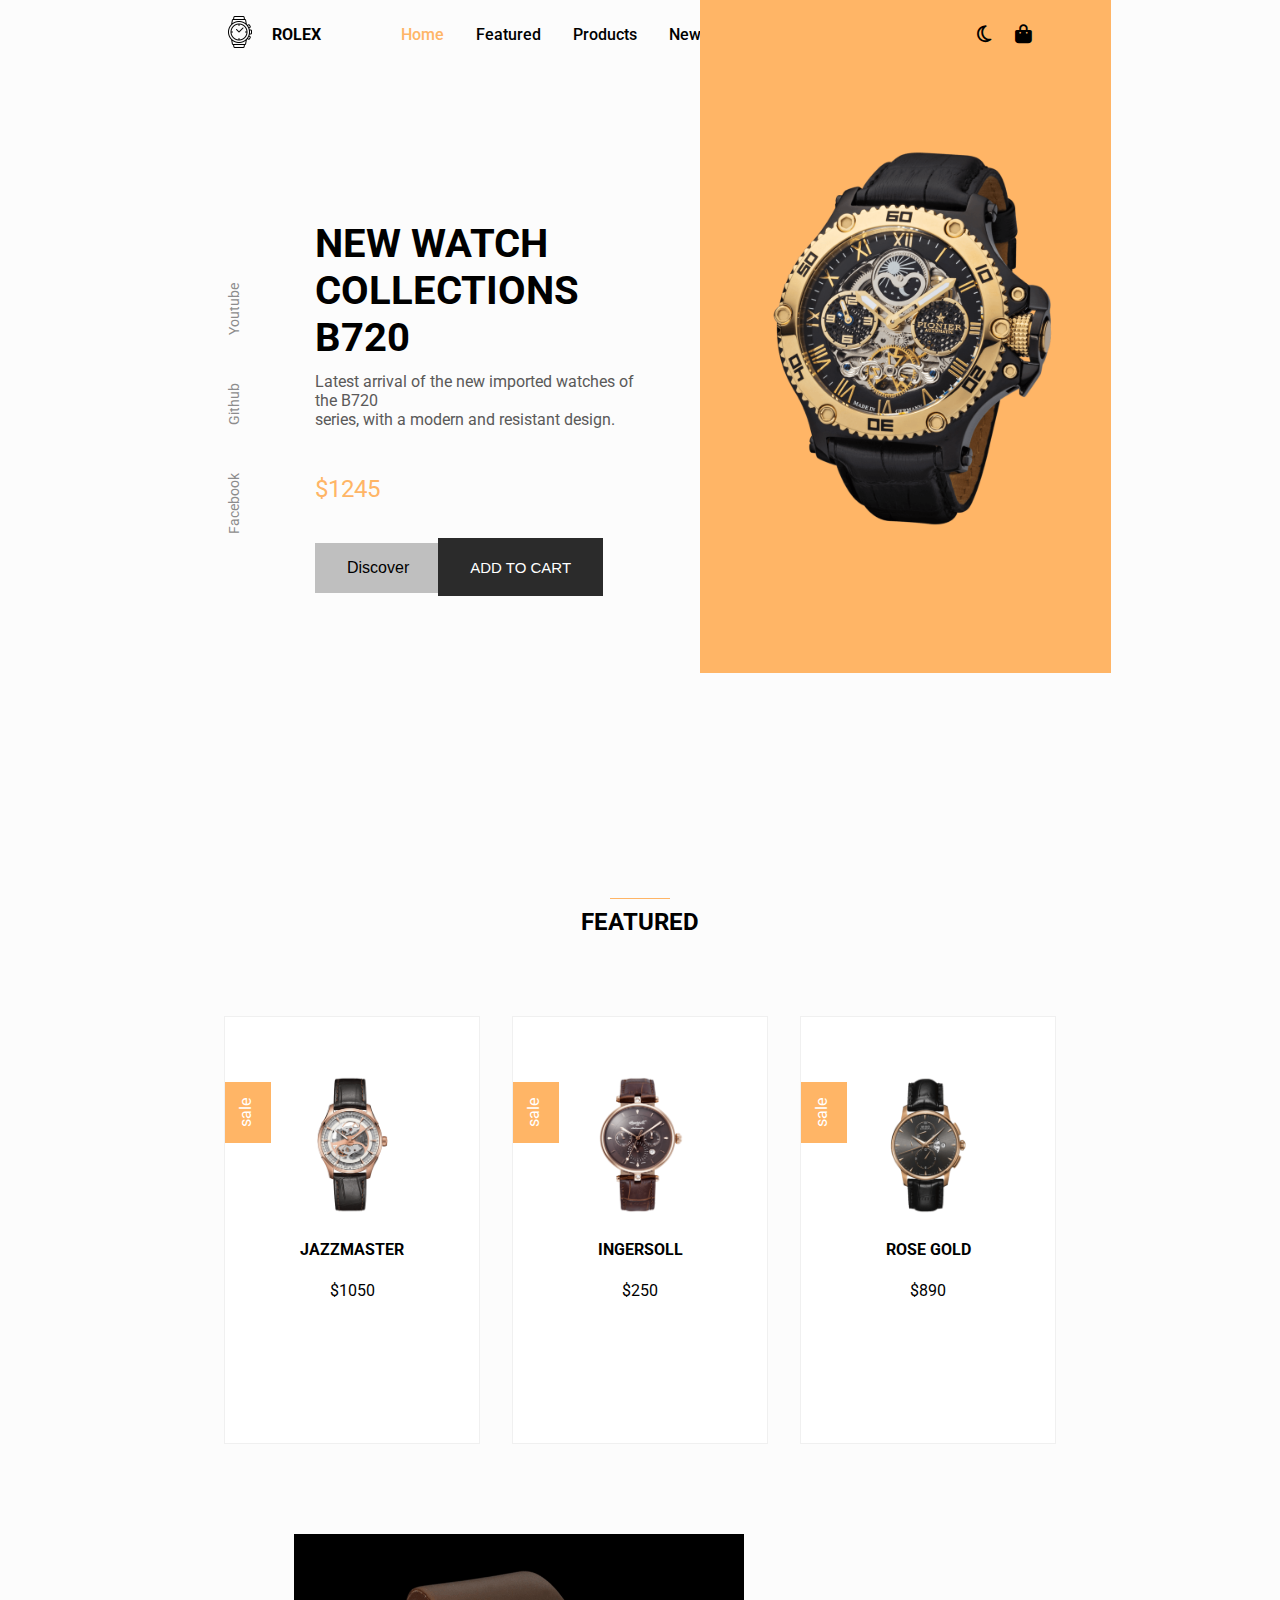
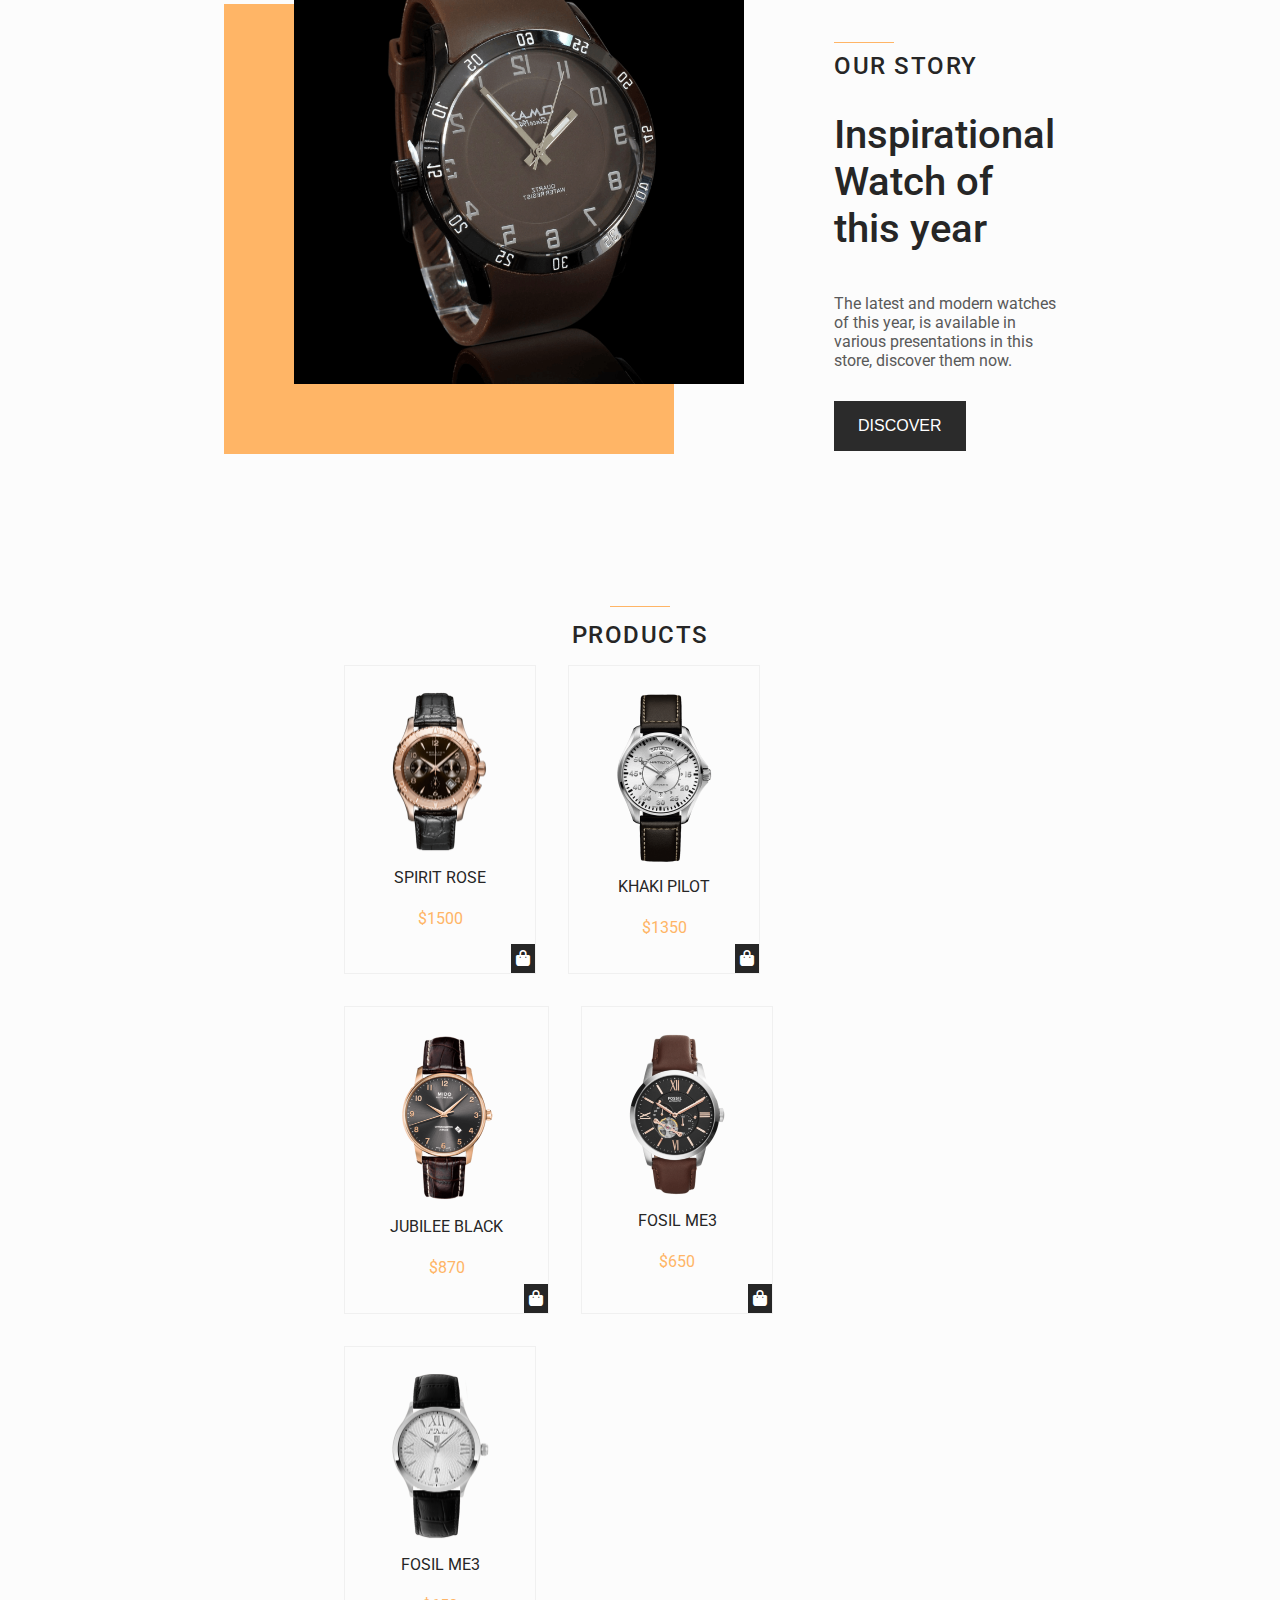
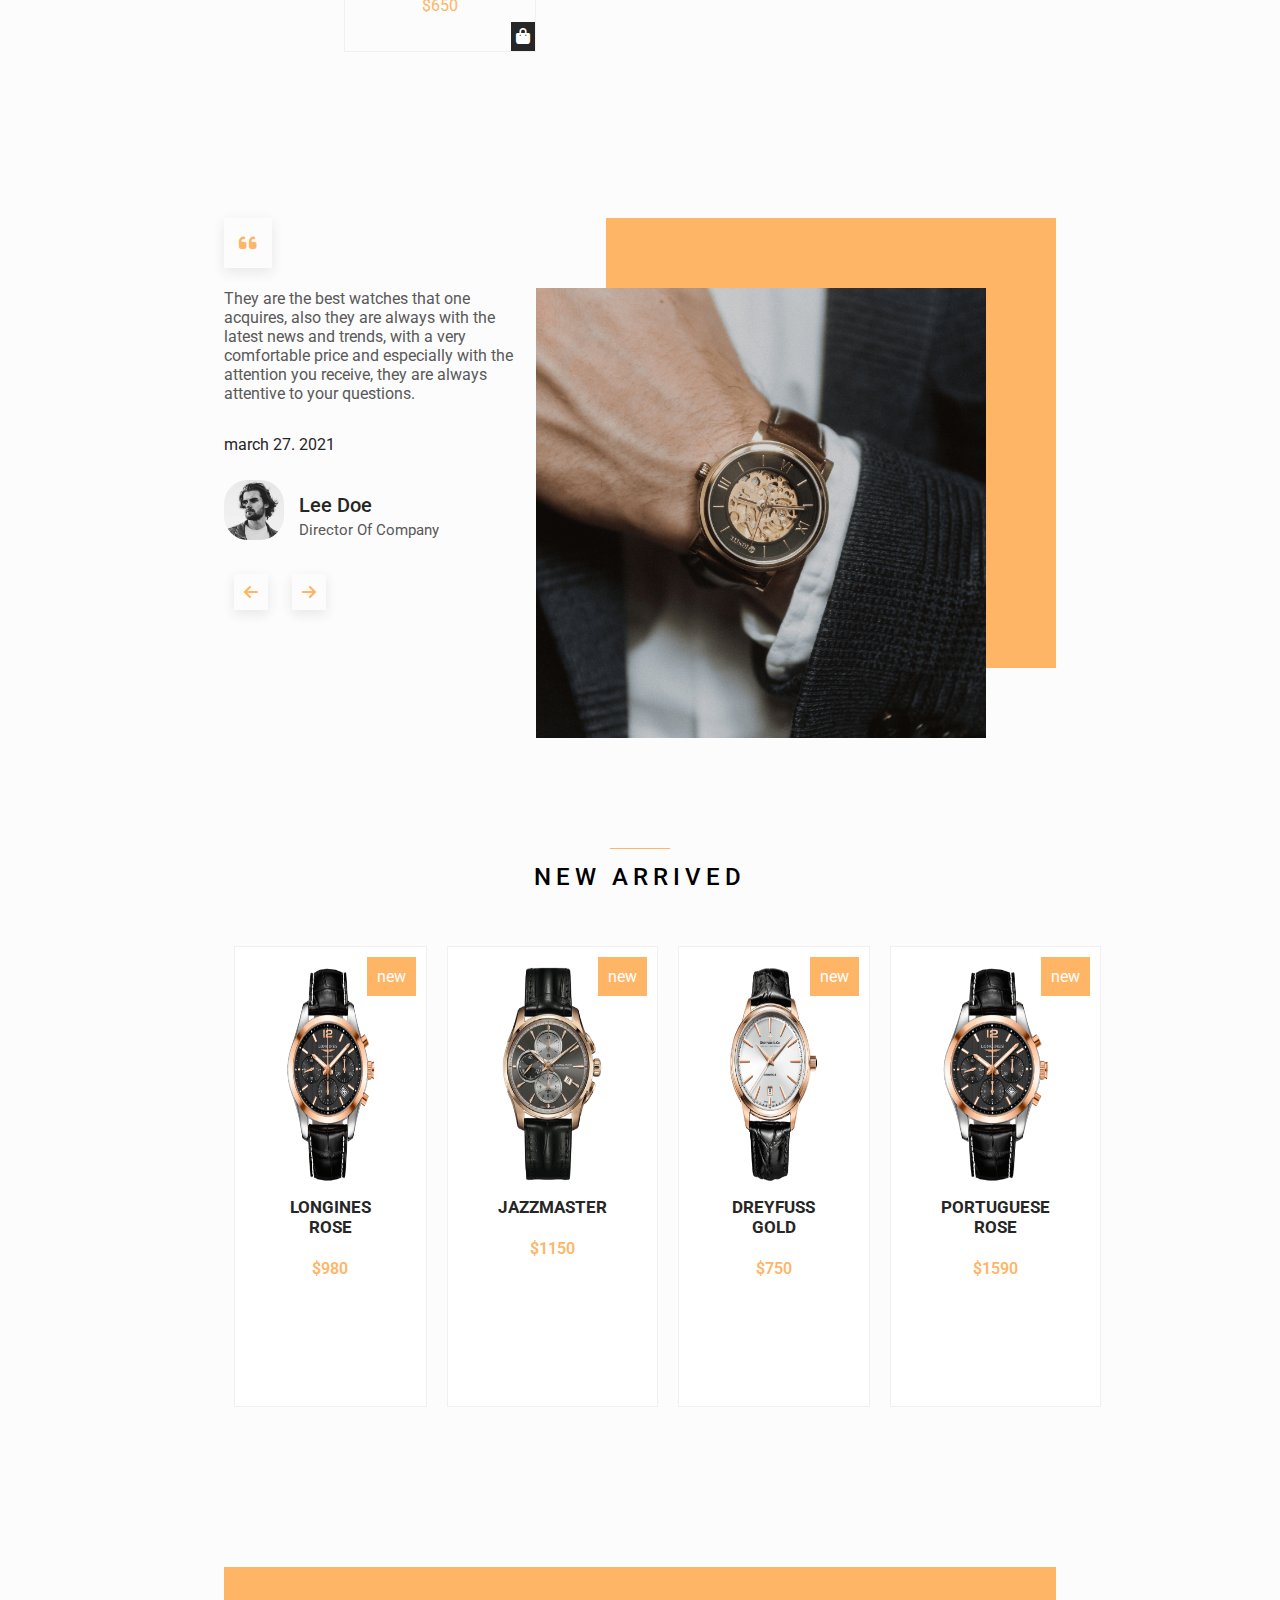
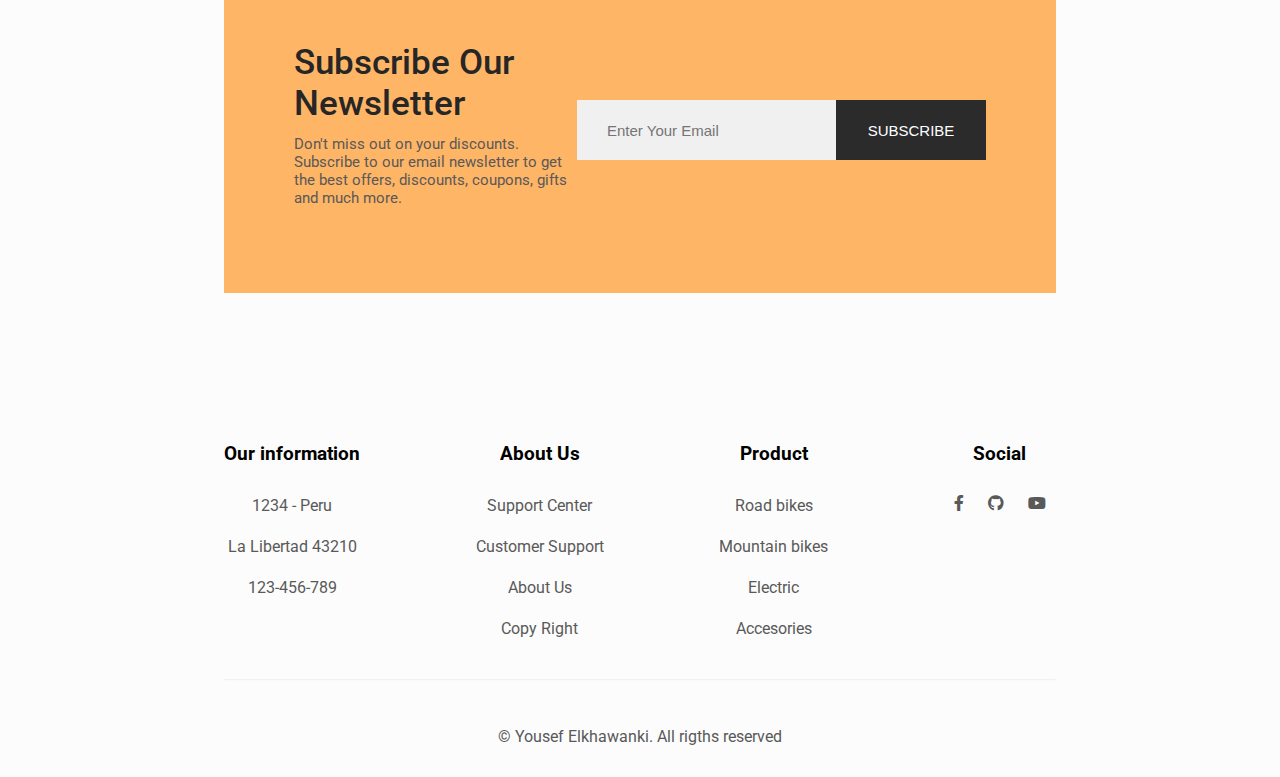
<file: task-7/index.html>
<!DOCTYPE html>
<html lang="en">
<head>
    <meta charset="UTF-8">
    <meta http-equiv="X-UA-Compatible" content="IE=edge">
    <meta name="viewport" content="width=device-width, initial-scale=1.0">
    <title>rolex-shop</title>
    <!-- style---fontawsome -->
    <link rel="stylesheet" href="css/all.min.css">
    <!-- media--query--file------------>
    <link rel="stylesheet" href="css/media-query.css">
    <!-- style----main-css -->
    <link rel="stylesheet" href="css/style.css">
</head>
<body>
    <div class="container">
      <header>
        <div class="left-header">
            <div class="logo">
                <a href="#"><img src="imges-rilex/wristwatch.png" alt=""> </a>
                <a href="#">rolex</a></div>
            <div class="nav">
                <ul>
                <li><a class="home-title" href="#">home</a></li>
                <li><a href="#FEATURED">featured</a></li>
                <li><a href="#PRODUCT">products</a></li>
                <li> <a href="#NEW">new</a></li>
            </ul>
            </div>
        </div>
        <div class="right-header">
            <i class="fa-regular fa-moon"></i>
            <i class="fa-solid fa-bag-shopping"></i>
        </div>
      </header>
      <!-- ---------------------home---section  --------------- -->
    <section class="home">
        <div class="home-left">
            <a href="https://www.facebook.com/yusuf.mhamed.9?mibextid=ZbWKwL" target="_blank">facebook</a>
            <a href="https://github.com/Y19M97" target="_blank">github</a>
            <a href="https://www.youtube.com/channel/UCCxzov-Vf4YvDdnDrjsMtAw" target="_blank" >youtube</a>
        </div>
        <div class="home-med">
            <h1>NEW WATCH <br>
                COLLECTIONS B720</h1>
        <p>Latest arrival of the new imported watches of the B720 <br> 
            series, with a modern and resistant design.</p>
        <p>$1245</p>
        <button>discover</button>
        <button> add to cart</button>
    </div>
    <div class="home-right">
        <img src="imges-rilex/home.png" alt="">
    </div>
        
    </section>
  <!-- -------------------features---section------------------ -->
    <section id="FEATURED" class="features">
        <h2>FEATURED</h2>
        <div class="features-items">
            <div class="item">
                <span> sale</span>
                <img src="imges-rilex/featured1.png" alt="">
                <h4>JAZZMASTER</h4>
                <p>$1050</p>
                <button>add to cart</button>
            </div>
            <div class="item">
                <span> sale</span>
                <img src="imges-rilex/featured2.png" alt="">
                <h4>INGERSOLL</h4>
                <p>$250</p>
                <button>add to cart</button>
            </div>
            <div class="item">
                <span> sale</span>
                <img src="imges-rilex/featured3.png" alt="">
                <h4>ROSE GOLD</h4>
                <p>$890</p>
                <button>add to cart</button>
            </div>
        </div>
    </section>
       <!-- --------------about----section------------------- -->
    <section class="about">
        <div class="left-about">
            <div class="cover"><img src="imges-rilex/story.png" alt=""></div>
        </div>
        <div class="right-about">
            <h2>OUR STORY</h2>
            <p>Inspirational Watch of this year</p>
            <p>The latest and modern watches of this year, is available in various presentations in this store, discover them now.</p>
            <button>discover</button>
        </div>
    </section>
    <!-- -----------products---section--------------------->
    <section id="PRODUCT" class="products">
        <h2>PRODUCTS</h2>
        <div class="items-product">
            <div class="card">
                <img src="imges-rilex/product1.png" alt="">
                <p>SPIRIT ROSE</p>
                <p>$1500</p>
                <span><i class="fa-solid fa-bag-shopping"></i></span>
            </div>
            <div class="card">
                <img src="imges-rilex/product2.png" alt="">
                <p>KHAKI PILOT</p>
                <p>$1350</p>
                <span><i class="fa-solid fa-bag-shopping"></i></span>
            </div>
            <div class="card">
                <img src="imges-rilex/product3.png" alt="">
                <p>JUBILEE BLACK</p>
                <p>$870</p>
                <span><i class="fa-solid fa-bag-shopping"></i></span>
            </div>
            <div class="card">
                <img src="imges-rilex/product4.png" alt="">
                <p>FOSIL ME3</p>
                <p>$650</p>
                <span><i class="fa-solid fa-bag-shopping"></i></span>
            </div>
            <div class="card">
                <img src="imges-rilex/product5.png" alt="">
                <p>FOSIL ME3</p>
                <p>$650</p>
                <span><i class="fa-solid fa-bag-shopping"></i></span>
            </div>
        </div>
    </section>
    <section class="testimonal">
        <div class="left-testimonal">
            <i class="fa-solid fa-quote-left"></i>
            <p>They are the best watches that one acquires, also they are always with the latest news and trends, with a very comfortable price and especially with the attention you receive, they are always attentive to your questions.</p>
            <p>march 27. 2021</p>
            <div class="profile">
                <img src="imges-rilex/testimonial1.jpg" alt="">
               <div class="text-profile">
              <span> lee doe</span> <br>
             <span>director of company</span> 
               </div>
            </div>
            <i class="fa-solid fa-arrow-left"></i>
            <i class="fa-solid fa-arrow-right"></i>
        </div>
        <div class="right-testimonal">
            <div class="cover">
                <img src="imges-rilex/testimonial.png" alt="">
            </div>
        </div>
    </section>
    <!-- ---------------new--section---------------- -->
    <section id="NEW" class="new">
        <h2>new arrived</h2>
        <div class="container-card">
            <div class="card-new">
                <span>new</span>
                <img src="imges-rilex/new1.png" alt="">
                <h4>longines rose</h4>
                <p>$980</p>
                <button>add to cart</button>
            </div>
            <div class="card-new">
                <span>new</span>
                <img src="imges-rilex/new2.png" alt="">
                <h4>jazzmaster</h4>
                <p>$1150</p>
                <button>add to cart</button>
            </div>
            <div class="card-new">
                <span>new</span>
                <img src="imges-rilex/new3.png" alt="">
                <h4>dreyfuss gold</h4>
                <p>$750</p>
                <button>add to cart</button>
            </div>
            <div class="card-new">
                <span>new</span>
                <img src="imges-rilex/new1.png" alt="">
                <h4>portuguese rose</h4>
                <p>$1590</p>
                <button>add to cart</button>
            </div>
        </div>
        
    </section>
    <!-- ---------------contact----section-------------->
    <section class="contact">
        <div class="text-left">
            <h3>Subscribe Our <br> Newsletter</h3>
            <p>Don't miss out on your discounts. Subscribe to our email newsletter to get the best offers, discounts, coupons, gifts and much more.</p>
        </div>
        <div class="inp-right">
            <input type="email" placeholder="Enter Your Email">
            <button>subscribe</button>
        </div>
    </section>
    <!-- ---------------footer---------------- -->
    <footer>
        <div class="list-section">
            <div class="list">
                <h3>Our information</h3>
                <p>1234 - Peru</p>
                <p>La Libertad 43210</p>
                <p>123-456-789</p>
            </div>
            <div class="list">
                <h3>About Us</h3>
                <p>Support Center</p>
                <p>Customer Support</p>
                <p>About Us</p>
                <p>Copy Right</p>
            </div>
            <div class="list">
                <h3>Product</h3>
                <p>Road bikes</p>
                <p>Mountain bikes</p>
                <p>Electric</p>
                <p>Accesories</p>
            </div>
            <div class="list">
                <h3>Social</h3>
                <i class="fa-brands fa-facebook-f"></i>
                <i class="fa-brands fa-github"></i>
                <i class="fa-brands fa-youtube"></i>
            </div>
        </div>
        <hr>
        <div class="end-section">
            <p>© Yousef Elkhawanki. All rigths reserved</p>
        </div>
    </footer>
    </div>
</body>
</html>
</file>
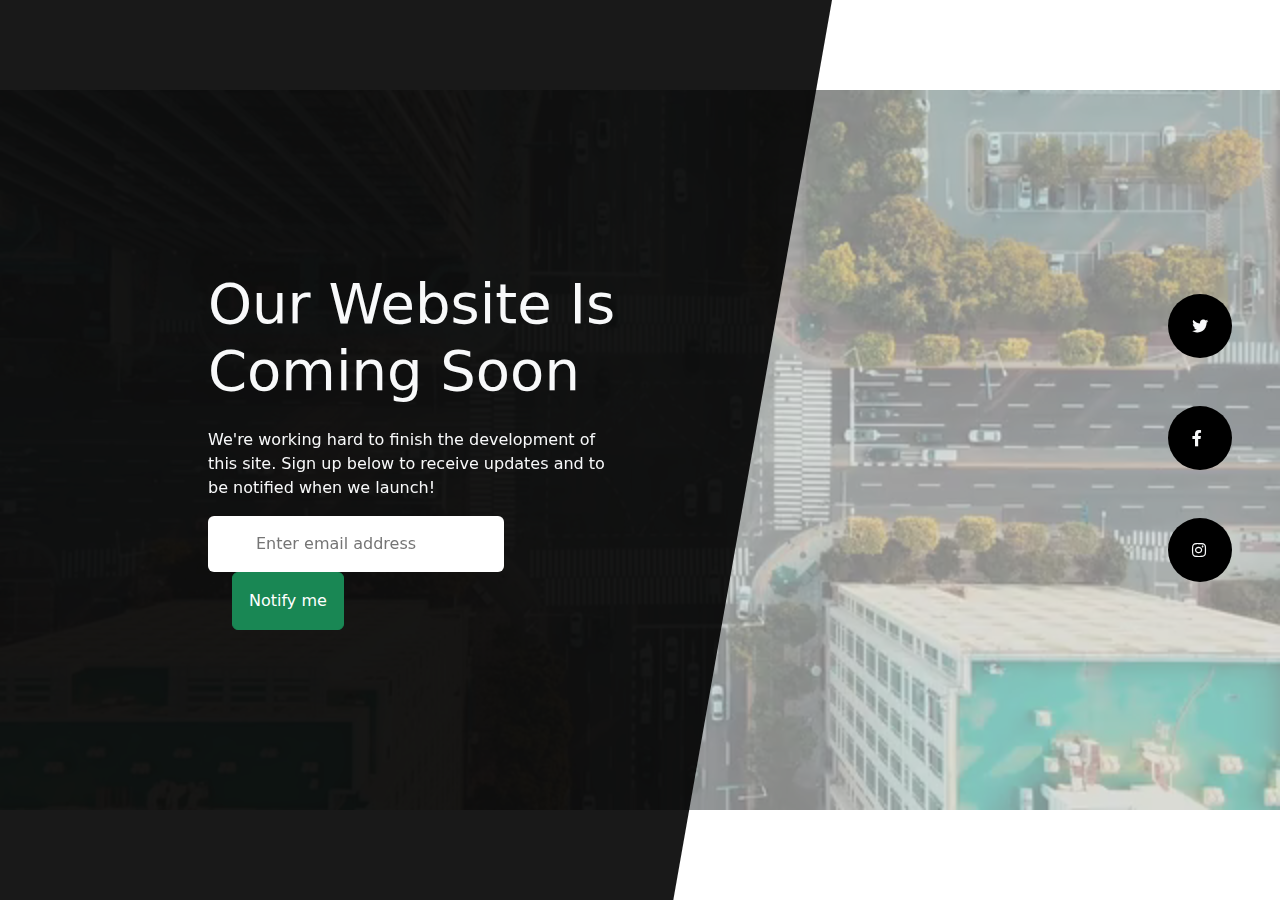
<file: tasks-bootstrab/task-1/index.html>
<!DOCTYPE html>
<html lang="en">
<head>
    <meta charset="UTF-8">
    <meta name="viewport" content="width=device-width, initial-scale=1.0">
    <title>task 1 bootstrap</title>
    <!-- bootstrap file -->
    <link rel="stylesheet" href="assites/css/bootstrap.min.css">
    <!-- fontawsome file -->
    <link rel="stylesheet" href="assites/css/all.min.css">
    <!-- main css file -->
    <link rel="stylesheet" href="assites/css/main.css">
</head>
<body>
    <video class="w-100 position-fixed top-50 start-50 translate-middle" src="assites/video/1524051065.mp4"   autoplay loop ></video> 
      <div>
        <div class="text position-absolute text-light h-100 d-flex flex-column justify-content-center align-items-center " >
         <h1 class="w-50 text-capitalize ">Our Website is Coming Soon</h1>
            <p class="w-50 my-3">We're working hard to finish the development of this site. Sign up below to receive updates and to be notified when we launch!</p>
           
          <div class="form w-50">
            <input class=" py-3 px-5 rounded border-0" type="email" placeholder="Enter email address">
            <button class="btn btn-success p-3 ms-4">Notify me</button>
          </div>  
        </div>
        <div class="icons position-absolute end-0 text-light d-flex flex-column  ">
            <i class="fa-brands fa-twitter  p-4 my-4 mx-5 rounded-circle ali" ></i>
            <i class="fa-brands fa-facebook-f p-4 my-4 mx-5 rounded-circle"></i>
            <i class="fa-brands fa-instagram p-4 my-4 mx-5 rounded-circle"></i>
        </div>
      </div>  
   
   











<script src="assites/js/bootstrap.bundle.min.js"></script>
</body>
</html>
</file>
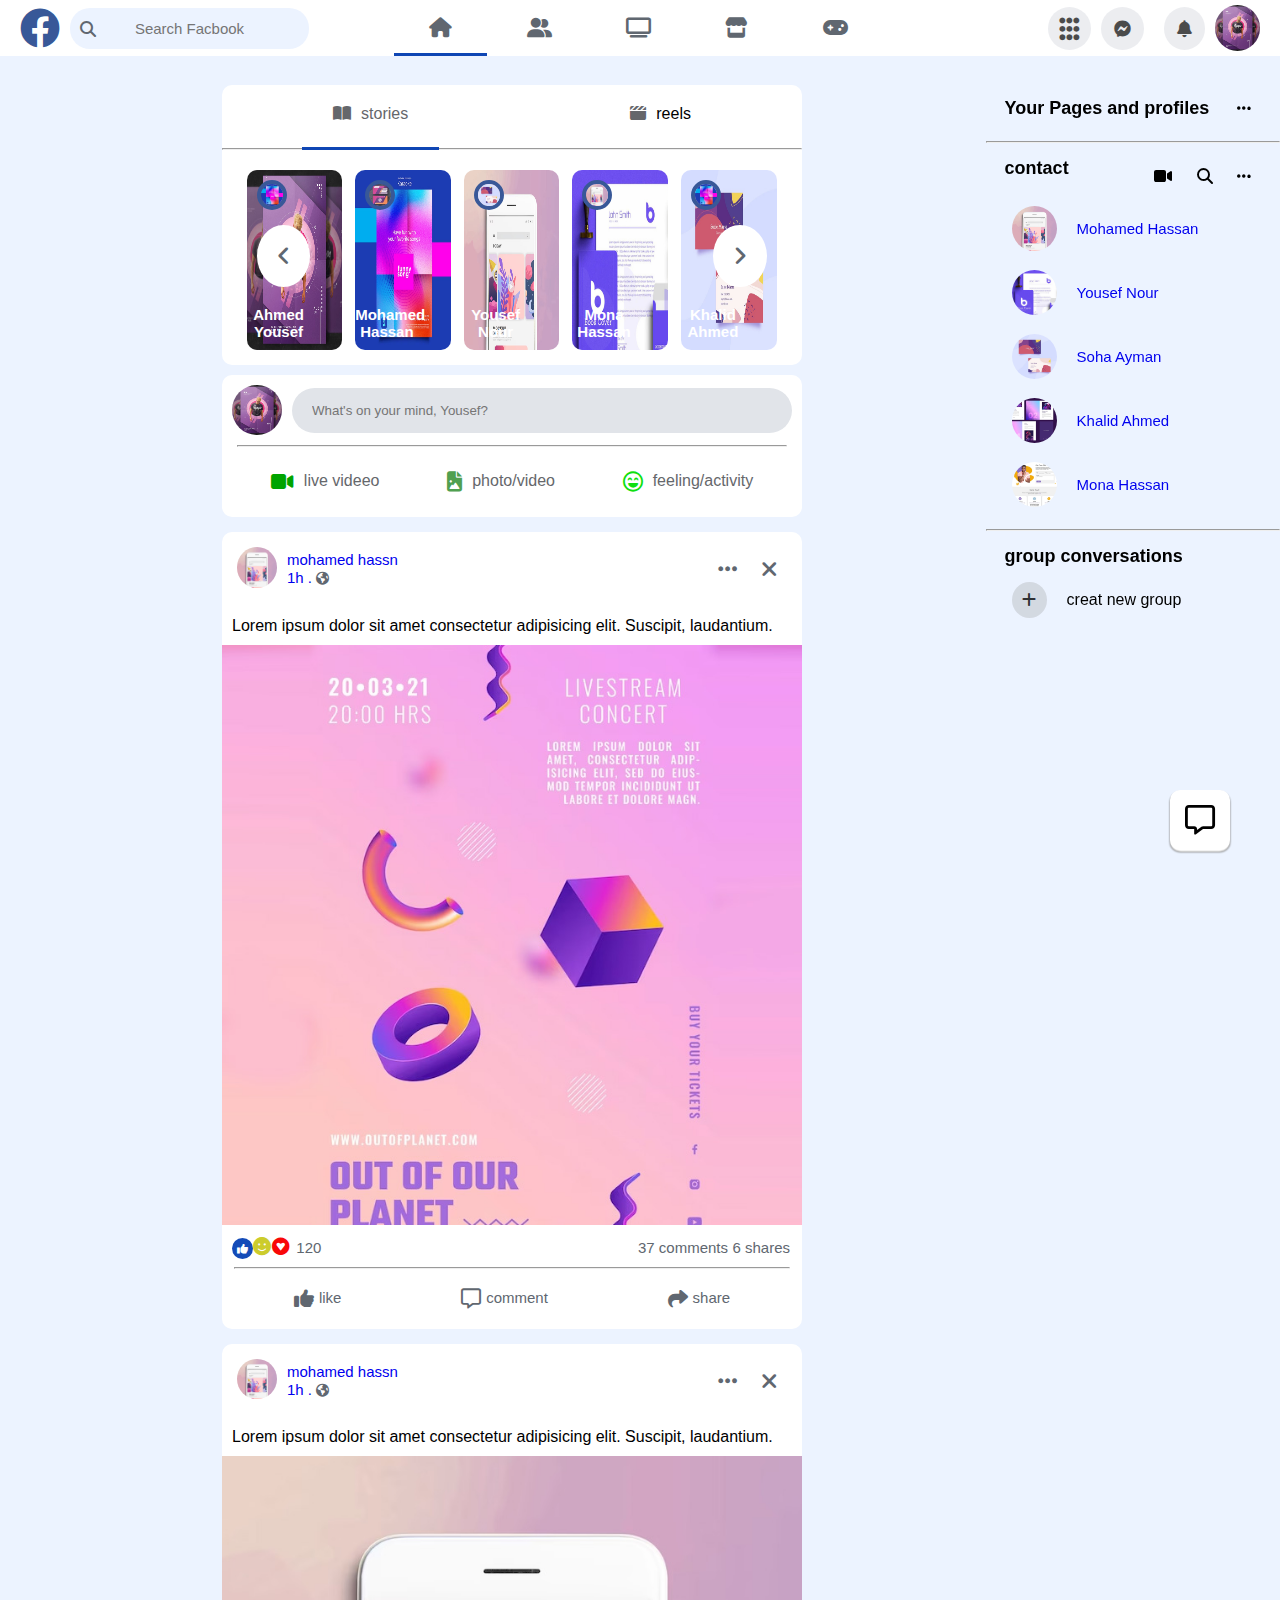
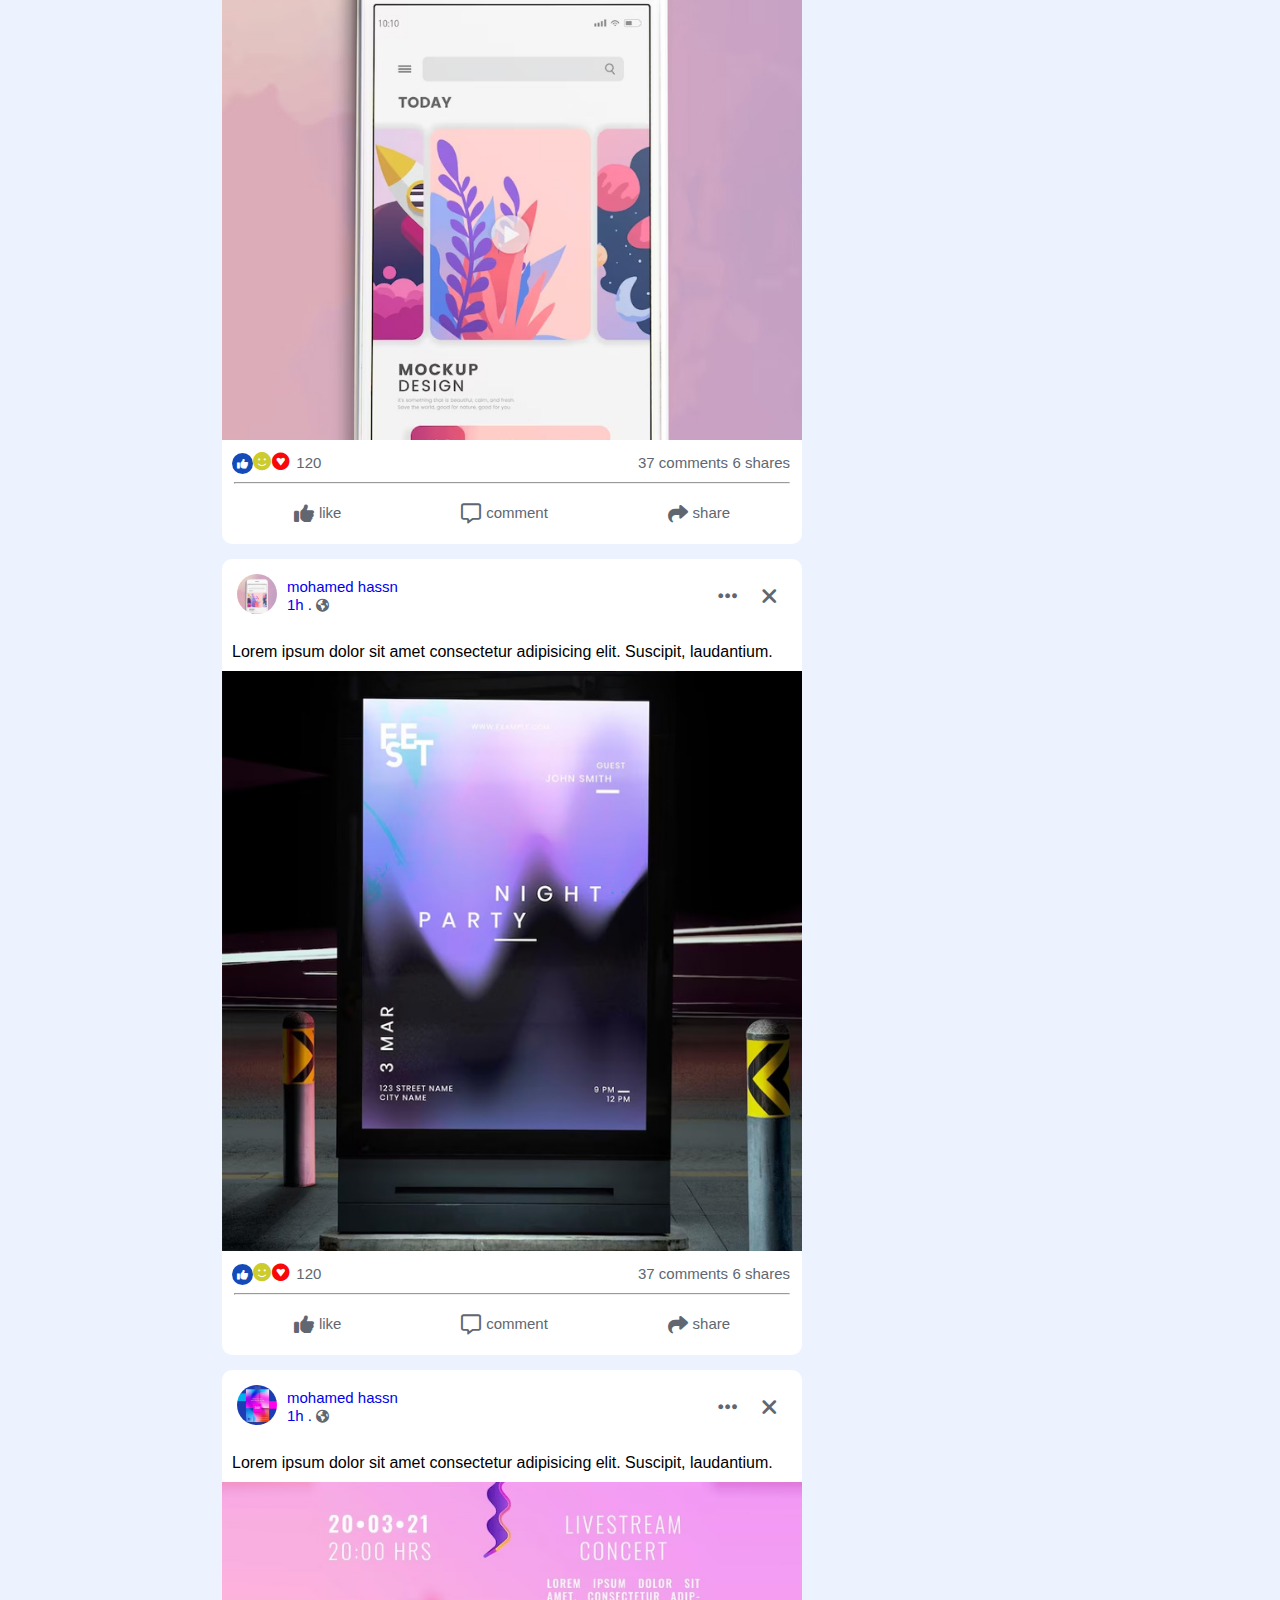
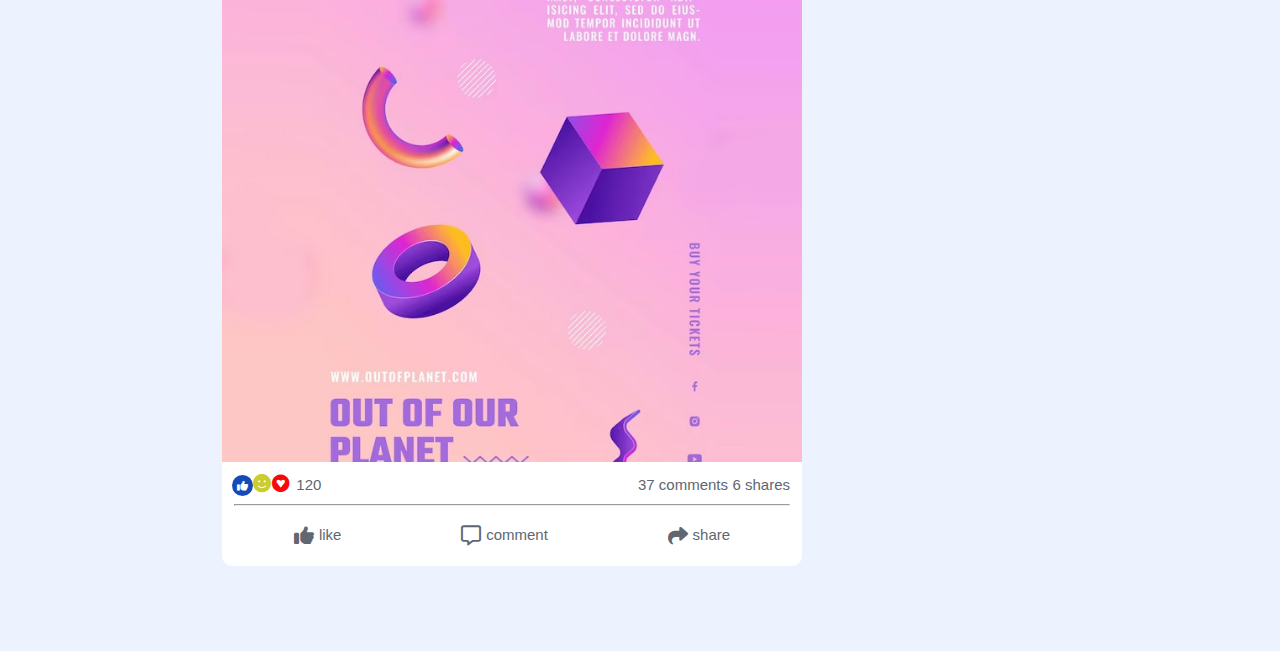
<file: task-6/inex.html>
<!DOCTYPE html>
<html lang="en">
<head>
    <meta charset="UTF-8">
    <meta http-equiv="X-UA-Compatible" content="IE=edge">
    <meta name="viewport" content="width=device-width, initial-scale=1.0">
    <title>facebook-clone</title>
           <!-- fontawsome--style -->
           <link rel="stylesheet" href="css-files/all.min.css">
           <!-- media-quary-stylr -->
           <link rel="stylesheet" href="css-files/media-quary.css">
           <!-- main-css-flile -->
    <link rel="stylesheet" href="css-files/style.css">
</head>
<body>
          <!-- section---header -->
   <header>
       <div class="container">
        <div class="head-left">
            <div class="main-icon">
             <i class="fa-brands fa-facebook"></i>
            </div> 
             <div class="search-inp">
                 <i class="fa-solid fa-magnifying-glass"></i>
                 <input type="text" placeholder="Search Facbook">
             </div>
          </div>
          <div class="icon-med">
             <i class="fa-solid fa-house"></i>
             <i class="fa-solid fa-user-group"></i>
             <i class="fa-solid fa-tv"></i>
             <i class="fa-solid fa-store"></i>
             <i class="fa-solid fa-gamepad"></i>
          </div>
          <div class="head-right">
             <div class="menu-icon">
                <i class="fa-solid fa-ellipsis-vertical "></i>
                <i class="fa-solid fa-ellipsis-vertical "></i>
                <i class="fa-solid fa-ellipsis-vertical "></i>
             </div> 
             <i class="fa-brands fa-facebook-messenger icon"></i>
             <i class="fa-solid fa-bell icon"></i>
             <img src="imges-facebook/1.jpg" alt="">
          </div>
       </div> 
    </header>
           <!-- sidebar---left -->
    <section class="side-left">
      <div>
         <img src="imges-facebook/1.jpg" alt="">
         <a href="#">personal page</a>
      </div>
      <div>
         <i class="fa-solid fa-user-group"></i>
         <a href="#">friends</a>
      </div>
      <div>
         <i class="fa-solid fa-users-line"></i>
         <a href="#">group</a>
      </div>
      <div>
         <i class="fa-solid fa-store"></i>
         <a href="#">marketplace</a>
      </div>
      <div>
         <i class="fa-solid fa-tv"></i>
         <a href="#">watch</a>
      </div>
      <div>
         <i class="fa-solid fa-clock-rotate-left"></i>
         <a href="#">memories</a>
      </div>
      <div>
         <i class="fa-solid fa-bookmark"></i>
         <a href="#">saved</a>
      </div>
      <div>
         <i class="fa-solid fa-flag"></i>
         <a href="#">pages</a>
      </div>
      <div>
         <i class="fa-brands fa-facebook-messenger"></i>
         <a href="#">massenger</a>
      </div>
      <div>
         <i class="fa-solid fa-angle-down"></i>
         <a href="">see more</a>
      </div>
    </section>
              <!-- sidebar--right --> 
    <section class="right-side">
    <div class="page-profile">
      <h2>Your Pages and profiles</h2>
      <i class="fa-solid fa-ellipsis"></i>
   </div>
   <hr>
     <div class="contact">
      <div class="head-contact">
         <h2>contact</h2>
        <div class="icon-contact">
         <i class="fa-solid fa-video"></i>
         <i class="fa-solid fa-magnifying-glass"></i>
         <i class="fa-solid fa-ellipsis"></i>
        </div> 
      </div>
      <div class="contact-detail">
         <div>
            <img src="imges-facebook/22.jpg" alt="">
            <a href="#">mohamed hassan</a>
         </div>
         <div>
            <img src="imges-facebook/4.jpg" alt="">
            <a href="#">yousef nour</a>
         </div>
         <div>
             <img src="imges-facebook/46.jpg" alt="">
             <a href="#">soha ayman</a>
         </div>
         <div>
            <img src="imges-facebook/47.jpg" alt="">
            <a href="#">khalid ahmed</a>
         </div>
         <div>
            <img src="imges-facebook/73.jpg" alt="">
            <a href="#">mona hassan</a>
         </div>
      </div>
     </div>
     <hr>
     <div class="group">
      <h2>group conversations</h2>
      <div class="details-group">
         <i class="fa-solid fa-plus"></i>
         <p>creat new group</p>
      </div>
     </div>
    </section>
        <div class="message-icon">
         <i class="fa-regular fa-message"></i>
        </div>  
    <!-- main--content -->
  <main class="main-content">
   <div class="container">
     
      <!-- stories--section -->
      <div class="story-section">
      <div class="icons">
         <div class="stores">
            <i class="fa-solid fa-book-open"></i>
            <p>stories</p>
         </div> 
         <div class="reels">
            <i class="fa-solid fa-clapperboard"></i>
            <p>reels</p>
         </div> 
         </div>
         <hr>
         <div class="stories-imgs">
            <i class="fa-solid fa-angle-left left"></i>
           <div class=" card-st crad-hide">
            <img class="img-big" src="imges-facebook/1.jpg" alt="">
            <img  class="img-small" src="imges-facebook/57.jpg" alt="">
            <p>ahmed yousef</p>
           </div>
            <div class="card-st crad-hide">
               <img class="img-big" src="imges-facebook/57.jpg" alt="">
                <img class="img-small" src="imges-facebook/2.jpg" alt="">
               <p>mohamed hassan</p></div>

            <div class="card-st"><img class="img-big" src="imges-facebook/22.jpg" alt="">
               <img  class="img-small"src="imges-facebook/46.jpg" alt="">
            <p>yousef nour</p></div> 

            <div class="card-st"><img class="img-big" src="imges-facebook/4.jpg" alt="">
               <img  class="img-small" src="imges-facebook/22.jpg" alt="">
            <p>mona hassan</p></div>

            <div class="card-st"><img class="img-big" src="imges-facebook/46.jpg" alt="">
               <img  class="img-small" src="imges-facebook/57.jpg" alt="">
            <p>khalid ahmed</p></div> 
               <i class="fa-solid fa-angle-right right"></i>
         </div>
      </div>
          <!-- typing--section -->
      <div class="typing">
         <div class="type-inp">
            <img src="imges-facebook/1.jpg" alt="">
            <input type="text" placeholder="What's on your mind, Yousef?">
         </div>
         <hr>
         <div class="type-uploud">
            <div class="icon-typing">
               <i class="fa-solid fa-video"></i>
               <p>live videeo</p>
            </div>
            <div class="icon-typing"> 
               <i class="fa-solid fa-file-image"></i>
               <p>photo/video</p>
            </div>
            <div class="icon-typing">
               <i class="fa-regular fa-face-laugh-beam"></i>
               <p>feeling/activity</p>
            </div>
         </div>
      </div>
      <!-- posts---section -->
<div class="post">
   <div class="head-post">
      <div class="left-headpost">
         <div class="img-headpost">
            <img src="imges-facebook/22.jpg" alt="">
         </div>
         <div class="titlehead">
            <div class="title-link"><a href="#">mohamed hassn</a></div>
            <div class="title-detail">
               <a href="#">1h .</a>
               <i class="fa-solid fa-earth-americas"></i>
            </div>
         </div>
      </div>
      <div class="right-headpost">
         <i class="fa-solid fa-ellipsis"></i>
         <i class="fa-solid fa-xmark"></i>
      </div>
   </div>
   <div class="content-post">
      <p>Lorem ipsum dolor sit amet consectetur adipisicing elit. Suscipit, laudantium.</p>
      <img src="imges-facebook/90.jpg" alt="">
   </div>
   <div class="footer-post">
      <div class="footer-above">
         <div class="f-above-left">
            <i class="fa-solid fa-thumbs-up"></i>
            <i class="fa-solid fa-face-smile"></i>
            <i class="fa-brands fa-gratipay"></i>
            <a href="#">120</a>
         </div>
         <div class="f-above-right"> 
            <a href="#">37  comments</a>
            <a href="#"> 6  shares</a>
      </div>
      </div>
      <hr>
      <div class="footer-bottom">
         <div class="bottom-icon">
            <i class="fa-solid fa-thumbs-up"></i>
            <a href="#">like</a>
         </div>
         <div class="bottom-icon">
            <i class="fa-regular fa-message"></i>
            <a href="#">comment</a>
         </div>
         <div class="bottom-icon">
            <i class="fa-solid fa-share"></i>
            <a href="">share</a>
         </div>
      </div>
   </div>
</div>
<div class="post">
   <div class="head-post">
      <div class="left-headpost">
         <div class="img-headpost">
            <img src="imges-facebook/22.jpg" alt="">
         </div>
         <div class="titlehead">
            <div class="title-link"><a href="#">mohamed hassn</a></div>
            <div class="title-detail">
               <a href="#">1h .</a>
               <i class="fa-solid fa-earth-americas"></i>
            </div>
         </div>
      </div>
      <div class="right-headpost">
         <i class="fa-solid fa-ellipsis"></i>
         <i class="fa-solid fa-xmark"></i>
      </div>
   </div>
   <div class="content-post">
      <p>Lorem ipsum dolor sit amet consectetur adipisicing elit. Suscipit, laudantium.</p>
      <img src="imges-facebook/22.jpg" alt="">
   </div>
   <div class="footer-post">
      <div class="footer-above">
         <div class="f-above-left">
            <i class="fa-solid fa-thumbs-up"></i>
            <i class="fa-solid fa-face-smile"></i>
            <i class="fa-brands fa-gratipay"></i>
            <a href="#">120</a>
         </div>
         <div class="f-above-right"> 
            <a href="#">37  comments</a>
            <a href="#"> 6  shares</a>
      </div>
      </div>
      <hr>
      <div class="footer-bottom">
         <div class="bottom-icon">
            <i class="fa-solid fa-thumbs-up"></i>
            <a href="#">like</a>
         </div>
         <div class="bottom-icon">
            <i class="fa-regular fa-message"></i>
            <a href="#">comment</a>
         </div>
         <div class="bottom-icon">
            <i class="fa-solid fa-share"></i>
            <a href="">share</a>
         </div>
      </div>
   </div>
</div>
<div class="post">
   <div class="head-post">
      <div class="left-headpost">
         <div class="img-headpost">
            <img src="imges-facebook/22.jpg" alt="">
         </div>
         <div class="titlehead">
            <div class="title-link"><a href="#">mohamed hassn</a></div>
            <div class="title-detail">
               <a href="#">1h .</a>
               <i class="fa-solid fa-earth-americas"></i>
            </div>
         </div>
      </div>
      <div class="right-headpost">
         <i class="fa-solid fa-ellipsis"></i>
         <i class="fa-solid fa-xmark"></i>
      </div>
   </div>
   <div class="content-post">
      <p>Lorem ipsum dolor sit amet consectetur adipisicing elit. Suscipit, laudantium.</p>
      <img src="imges-facebook/467.jpg" alt="">
   </div>
   <div class="footer-post">
      <div class="footer-above">
         <div class="f-above-left">
            <i class="fa-solid fa-thumbs-up"></i>
            <i class="fa-solid fa-face-smile"></i>
            <i class="fa-brands fa-gratipay"></i>
            <a href="#">120</a>
         </div>
         <div class="f-above-right"> 
            <a href="#">37  comments</a>
            <a href="#"> 6  shares</a>
      </div>
      </div>
      <hr>
      <div class="footer-bottom">
         <div class="bottom-icon">
            <i class="fa-solid fa-thumbs-up"></i>
            <a href="#">like</a>
         </div>
         <div class="bottom-icon">
            <i class="fa-regular fa-message"></i>
            <a href="#">comment</a>
         </div>
         <div class="bottom-icon">
            <i class="fa-solid fa-share"></i>
            <a href="">share</a>
         </div>
      </div>
   </div>
</div>
<div class="post">
   <div class="head-post">
      <div class="left-headpost">
         <div class="img-headpost">
            <img src="imges-facebook/57.jpg" alt="">
         </div>
         <div class="titlehead">
            <div class="title-link"><a href="#">mohamed hassn</a></div>
            <div class="title-detail">
               <a href="#">1h .</a>
               <i class="fa-solid fa-earth-americas"></i>
            </div>
         </div>
      </div>
      <div class="right-headpost">
         <i class="fa-solid fa-ellipsis"></i>
         <i class="fa-solid fa-xmark"></i>
      </div>
   </div>
   <div class="content-post">
      <p>Lorem ipsum dolor sit amet consectetur adipisicing elit. Suscipit, laudantium.</p>
      <img src="imges-facebook/90.jpg" alt="">
   </div>
   <div class="footer-post">
      <div class="footer-above">
         <div class="f-above-left">
            <i class="fa-solid fa-thumbs-up"></i>
            <i class="fa-solid fa-face-smile"></i>
            <i class="fa-brands fa-gratipay"></i>
            <a href="#">120</a>
         </div>
         <div class="f-above-right"> 
            <a href="#">37  comments</a>
            <a href="#"> 6  shares</a>
      </div>
      </div>
      <hr>
      <div class="footer-bottom">
         <div class="bottom-icon">
            <i class="fa-solid fa-thumbs-up"></i>
            <a href="#">like</a>
         </div>
         <div class="bottom-icon">
            <i class="fa-regular fa-message"></i>
            <a href="#">comment</a>
         </div>
         <div class="bottom-icon">
            <i class="fa-solid fa-share"></i>
            <a href="">share</a>
         </div>
      </div>
   </div>
</div>






   </div>
  </main>         
    
</body>
</html>
</file>
<file: task-7/css/media-query.css>
@media screen and (max-width:1240px) and (min-width:992px) {
    body .container{
        width: 85%;
        margin: auto;   
    }
     .container .home .home-right img{
            width: 15rem;
        }
    .container .about{
        flex-wrap:wrap ;
    }
 
.new .container-card{
    flex-wrap: wrap;
}
}

/* ------tablet--size----- */

@media screen and (max-width:768px) {
    body .container{
        width: 95%;
    }
    header .left-header .nav ul{
        display: none;
    }
    .container .home{
        flex-wrap: wrap;
    }
    .container .home .home-left{
        left: 30px;
    }
    .features .features-items{
        flex-wrap: wrap;
    }
    .container .about{
        flex-direction: column;
    }
    .container .about .left-about .cover{
        margin: auto;
    }
    .container .testimonal{
        flex-direction: column;
    }
    .container .testimonal .left-testimonal{
        width: 100%;
     }
     .container .right-testimonal .cover{
        margin: auto;
     }
    .new .container-card{
        flex-wrap: wrap;
    }
    .container .contact{
        flex-direction: column;
    }
    footer .list-section{
        flex-wrap: wrap;
    }
}

/* ---mobile--size--- */

@media screen and (max-width:600px) {
body .container{
    width: 90%;
    margin: auto;
    text-align: center;
}
    .container .home .home-left{
    transform: rotate(0);
}
.container .home .home-med{
    margin-left: 0;
    margin-top: 10px;
}
 .container .home .home-med h1{
    font-size: 1.5rem;
}
.container .home .home-med p{
    font-size: .8rem;
}
.container .home .home-med button{
    font-size: .7rem;
}
.container .home .home-right{
transform: translate(0);
margin-top: 10px;
width: 300px;
height: 300px;
}
.container .home .home-right img{
    width: 10rem;
}
 .container .about .left-about .cover{
    width: 300px;
    height: 300px;
}
.container .about .left-about .cover img{
    top: -35px;
    left: 35px;
}
 .container .about .right-about :nth-child(2){
    font-size: 1.5rem;
}.container .about .right-about button{
    font-size: .7rem;
}
.container .about .right-about h2::before{
    right: 0;
}
 .container .testimonal .left-testimonal{
    width: 100%;
 }
  .container .right-testimonal .cover{
    width: 300px;
    height: 300px;
  }
  .container .right-testimonal .cover img{
    top: 40px;
    left: -30px;
  }
 .container .contact .text-left{
    width: 100%;
 }
 .container .contact .text-left h3{
    font-size: 1.7rem;
 }
 .container .contact .inp-right{
    margin-top: 10px;
 }
 .container .contact .inp-right button{
    font-size: 11px;
    width: 85px;
 }
.container .contact .inp-right input{
    padding: 17px;
}


}
</file>
<file: task-7/css/style.css>
/* --------------- google---font---link-------------- */
 @import url('https://fonts.googleapis.com/css2?family=Cardo:wght@400;700&family=Roboto:ital,wght@0,100;0,400;0,500;0,700;1,100&display=swap');
 
 /* global---style */
 *{
    padding: 0;
    margin: 0;
    box-sizing: border-box;
}
body{
    font-family: 'Roboto', sans-serif;
background-color: hsl(0, 0%, 99%);
}
.container{
    margin: auto;
    width: 65%;
}
a{
    text-decoration: none;
    color: #000;
}

/* ------------------header-----style--------------------- */

.container header{
    display: flex;
    justify-content: space-between;
    align-items: center;
    /* position: sticky; */
    left: 0;
    top: 0;
    z-index: 999;
}
header .left-header{
    display: flex;
    gap: 5rem;
    padding: 1rem 0;
    align-items: center;
}
header .left-header img{
width: 2rem;
}
.left-header .logo{
    display: flex;
    align-items: center;
    gap: 1rem;
    text-transform: uppercase;
    font-weight: 700;
    z-index: 999;
}
.left-header .nav ul{
    display: flex;
    gap: 2rem
}
.left-header .nav li {
    list-style: none;
    font-size: 1em;
    text-transform: capitalize;
    font-weight: 500;
}
 header .nav li .home-title{
    color:hsl(31, 100%, 70%) ;
}
header .nav li a:hover{
    color:hsl(31, 100%, 70%) ;
}
header .right-header{
    display: flex;
    gap: 1.5rem;
    padding: 1rem 1.5rem;
    font-size: 1.2em;
    z-index: 2;
}

/* --------------home--section--style----------------------- */

.container .home{
    display: flex;
    
}
.home .home-left {
display: flex;
gap: 3rem;
transform: rotate(-90deg);
position: relative;
left: 13.5rem;
}
.home .home-left a{
    font-size: .9em;
    text-transform: capitalize;
    color: hsl(0, 0%, 55%);
    
}
.home .home-left a:hover{
    color: #000;
}
.home .home-right img{
    width: 20rem;
}
.home .home-med{
    align-self: center;
    margin-left: -160px;
}
.home .home-med h1{
    font-size: 2.5rem;
}
.home .home-med :nth-child(2){
    font-size: 1rem;
    color: hsl(0deg 0.87% 35.13%);
}
.home .home-med :nth-child(3){
    font-size: 1.5rem;
    color: hsl(31, 100%, 70%);
    margin: 1.5rem 0;
}
.home .home-med :nth-child(4){
    background-color: hsl(0, 0%, 75%);
    font-weight: 500;
    font-size: 1rem;
    border: none;
    padding: 1rem 2rem;
    text-transform: capitalize;
    cursor: pointer;
}
.home .home-med :nth-child(5){
    background-color: hsl(0, 0%, 17%);
    font-weight: 500;
    font-size: 1rem;
    padding: 1.3rem 2rem;
    font-size: 15px;
    border: none;
    text-transform: uppercase;
    color: #fff;
    margin-left: -7px;
    cursor: pointer;
}
.home .home-right{
    background-color: hsl(31, 100%, 70%);
    width: 480px;
    height:680px ;
    display: flex;
    align-items: center;
    justify-content: center;
    transform: translate(55px,-75px);
}

/* -------------------features---style------------------- */
.container .features{
    margin-top: 10rem;
    text-align: center;
    position: relative;
}
.features .features-items{
    display: flex;
    justify-content: space-between;
    margin-top: 5rem;
    gap: 2rem;
}
.features h2::before{
    content: "";
    background-color:hsl(31, 100%, 70%) ;
    width: 60px;
    height: 1px;
    position: absolute;
    margin: auto;
    top: -10px;
    right: 0;
    left: 0;
}
.features-items .item{
    background-color: #fff;
    position: relative;
    padding: 3rem 4rem;
    text-align: center;
    border: 1px solid hsl(0, 0%, 94%);
    transition: all 1s;
    overflow-y: hidden;
}
.features-items .item:hover button{
    opacity: 1;
    transform: translateY(0);
}
.features-items .item:hover{
    background-color: hsl(31, 100%, 70%);
}
.features-items .item img,h4,p,button{
    padding: 11px 0;
}
.features-items .item button{
    background-color: hsl(0, 0%, 17%);
    opacity: 0;
    font-weight: 500;
    font-size: 1rem;
    padding: 1.5rem ;
    cursor: pointer;
    font-size: 1rem;
    border: none;
    text-transform: uppercase;
    color: #fff;
    transition: all 1s;
    transform: translateY(40px);
}

.features-items .item span{
    position: absolute;
    left: 0;
    top:5rem;
    transform: rotate(-90deg);
    padding: 1rem ;
    background-color: hsl(31, 100%, 70%);
    color: #fff;
    margin: -10px;
}
.features .features-items img{
    height:10rem;
}

/* ------------------------about---style--------------------------- */

.container .about{
    display: flex;
    gap: 10rem;
    margin-top: 10rem;
}
.about .left-about img{
width:100%;
position: relative;
top: -70px;
left: 70px;
}
.about .left-about .cover{
    background-color: hsl(31, 100%, 70%);
    width: 450px;
    height: 450px;
}
.about .right-about{
    padding-top: 3rem;
}
.about .right-about h2{
    font-size: 1.5rem;
    font-weight: 500;
    letter-spacing: 1.5px;
    position: relative;
    color: hsl(0, 0%, 15%);
}
.about .right-about h2::before{
    content: "";
    background-color:hsl(31, 100%, 70%) ;
    width: 60px;
    height: 1px;
    position: absolute;
    margin: auto;
    top: -10px;
    left: 0;
}
.about .right-about :nth-child(2){
    font-size: 2.5rem;
    font-weight: 500;
    color: hsl(0, 0%, 15%);
    margin: 20px 0;
}
.about .right-about :nth-child(3){
    color: hsl(0, 0%, 35%);
    margin: 10px 0;
}
.about .right-about button{
    background-color: hsl(0, 0%, 17%);
    font-weight: 500;
    font-size: 1.5rem;
    padding: 1rem 1.5rem;
    font-size: 1rem;
    border: none;
    text-transform: uppercase;
    color: #fff;
    margin: 10px 0;
    cursor: pointer;
}

/* ---------------prodect--style-------------------- */

.container .products{
    margin-top: 10rem;
    text-align: center;
}
.container .products h2{
   position: relative;
   font-weight: 500;
   letter-spacing: 1.5px;
   color: hsl(0, 0%, 15%);;
}
.container .products h2::before{
    content: "";
    background-color:hsl(31, 100%, 70%) ;
    width: 60px;
    height: 1px;
    position: absolute;
    margin: auto;
    top: -15px;
    right: 0;
    left: 0;
}
.products .items-product{
    display: flex;
    flex-wrap: wrap;
    width: 75%;
    margin: auto;
}
.items-product .card{
    padding: 25px 45px;
    color: #fff;
    border: 1px solid hsl(0, 0%, 94%);
    margin: 1rem;
    text-align: center;
    position: relative;
    cursor: pointer;
}
.items-product .card:hover{
    box-shadow: 0 8px 32px hsla(0, 0%, 10%, 0.1);
}
.products .items-product img{
    width: 100px;
}
.items-product .card :nth-child(2){
    color: hsl(0, 0%, 15%);
}
.items-product .card :nth-child(3){
    color:hsl(31, 100%, 70%);
}
.items-product .card span{
    position: absolute;
    bottom: 0;
    right: 0;
    background-color: hsl(0, 0%, 15%);
    color: #fff;
    padding: 5px;
}

/* ------------------------testimonal---style-------------- */

.container .testimonal{
    display: flex;
    padding-top: 150px;
    justify-content: space-between;
}
.testimonal .left-testimonal img{
    width: 60px;
    border-radius: 40%;
    height: 60px;
}
.testimonal .left-testimonal{
    width: 35%;
}
.left-testimonal .fa-quote-left{
    background-color: 1px solid hsl(0, 0%, 94%);
    padding: 15px;
    box-shadow: 0 4px 12px hsla(0, 0%, 20%, 0.1);
    color: hsl(31, 100%, 70%);
    font-size: 20px;
}
.left-testimonal :nth-child(2){
    color:hsl(0, 0%, 35%) ;
    margin: 10px 0;
}
.left-testimonal :nth-child(3){
    color: hsl(0, 0%, 15%) ;
}
.left-testimonal .profile{
    display: flex;
    gap: 15px;
    margin: 15px 0;
}
.profile .text-profile :nth-child(1){
    line-height: 1.5;
    font-size: 20px;
    color:hsl(0, 0%, 15%) ;
    text-transform: capitalize;
    font-weight: 500;
}
.profile .text-profile :last-child{
    color: hsl(0, 0%, 35%);
    text-transform: capitalize;
    font-size: 15px;
}
.left-testimonal .fa-arrow-left , .fa-arrow-right{
    color: hsl(31, 100%, 70%);
    margin: 10px;
    padding: 10px;
    background-color: 1px solid hsl(0, 0%, 94%);
    box-shadow: 0 4px 12px hsla(0, 0%, 20%, 0.1);
    cursor: pointer;
}
.testimonal .right-testimonal img{
 width:100%;
position: relative;
top: 70px;
left: -70px;
}
.right-testimonal .cover{
    background-color: hsl(31, 100%, 70%);
    width: 450px;
    height: 450px;
}

/* ---------------------new---style------------------ */

.container .new{
    padding-top: 150px ;
}
.container .new h2{
    text-align: center;
    margin: 45px;
    text-transform: uppercase;
    letter-spacing: 5px;
    position: relative;
    font-weight: 500;
}
.container .new h2::before{
    content: "";
    width: 60px;
    height: 1px;
    background-color:hsl(31, 100%, 70%);
    position: absolute;
    margin: auto;
    top: -15px;
    right: 0;
    left: 0;
}
.new .container-card{
    display: flex;
    text-align: center;
}
.container-card .card-new img{
 height: 215px;
 max-width: 100%;
}
.container-card .card-new{
    background-color: #fff;
    border: 1px solid hsl(0, 0%, 94%);
    margin: 10px;
    padding: 20px 50px;
    position: relative;
}
.container-card .card-new span{
 position: absolute;
 top: 10px;
 right: 10px;
 padding: 10px;
 background-color:hsl(31, 100%, 70%) ;
 color: #fff;
}
.container-card .card-new h4{
    color: hsl(0, 0%, 15%);
    font-size: 17px;
    text-transform: uppercase;
}
.container-card .card-new p{
    color: hsl(31, 100%, 70%);
    font-weight: 600;
}
.container-card .card-new button{
    background-color: hsl(0, 0%, 17%);
    font-weight: 500;
    font-size: 20px;
    padding: 13px 25px;
    font-size: 15px;
    border: none;
    text-transform: uppercase;
    color: #fff;
    margin: 10px 0;
    transform: translateY(40px);
    opacity: 0;
    transition: all 1s;
}
.container-card .card-new:hover button{
    transform: translateY(0);
    opacity: 1;
}
.container-card .card-new:hover{
    background-color: hsl(31, 100%, 70%);
}


/* ----------------contact---------style----------- */

.container .contact{
    background-color: hsl(31, 100%, 70%);
    padding: 75px 70px;
    display: flex;
    justify-content: space-between;
    align-items: center;
    margin: 150px 0;
}
.contact .text-left{
    width: 50%;
}
.contact .text-left h3{
    color: hsl(0, 0%, 15%);
    font-size: 35px;
    font-weight: 500;
}
.contact .text-left p{
    color: hsl(0, 0%, 35%);
    font-size: 15px;
    
}
.contact .inp-right{
    display: flex;
}
.contact .inp-right input{
    background-color: hsl(0, 0%, 94%);
    border: none;
    height: 60px;
    padding: 30px;
    font-size: 15px;
}
.contact .inp-right button{
    width:150px;
    height: 60px;
    border: none;
    background-color: hsl(0, 0%, 17%);
    font-weight: 500;
    font-size: 20px;
    font-size: 15px;
    border: none;
    text-transform: uppercase;
    color: #fff;
    cursor: pointer;
}

/* --------------footer---style--------------- */

footer .list-section{
    display: flex;
    justify-content: space-between;
    margin-bottom: 30px;
    text-align: center;
}
.list-section h3{
    margin-bottom: 20px;
}
.list-section p{
    color: hsl(0, 0%, 35%);
}
.list-section i{
    padding: 10px;
    color: hsl(0, 0%, 35%);
}
footer hr{
    opacity: 0.1;
}
 footer .end-section p{
    text-align: center;
    margin:35px 0 20px 0;
    color: hsl(0, 0%, 35%);
}
</file>
<file: tasks-bootstrab/task-1/assites/css/main.css>
*{
    padding: 0;
    margin: 0;
    box-sizing: border-box;
}


.text{
    width: 65%;
}
.text h1,p{
    z-index: 999;
}
.text .form{
    z-index: 999;
}
body::after{
    content: "";
    position: absolute;
    top: 0;
    bottom: 0;
    right: 0;
    left: 0;
    height: 100%;
    width: 100%;
    background-color:#fff;
    opacity: .5;
}
.text::before{
    content: "";
    position: absolute;
    top: 0;
    bottom: 0;
    right: 0;
    left: 0;
    height: 100%;
    width: 100%;
    background-color:#000;
    transform-origin: top right;
    transform: skewX(-10deg);
    z-index: 1;
    opacity: .9;
    
}

.text h1{
    font-size: 3.5rem;
}  

.icons{
position: relative;
top: 30%;
z-index: 1;
}
.icons i{
    background-color: #000;
    cursor: pointer;
}
.icons i:hover{
    opacity: .7;
}
</file>
<file: task-6/css-files/media-quary.css>
@media( max-width:1400px ){
    body .side-left{
        display: none;
    }
   
   body .main-content .container{
        transform: translatex(-20%);
        width: 50%;
        
    }
    .container .icons .stores::after{
        max-width: 50%;
    }




}

/* -------------tablet----size--------------- */


@media( max-width:1150px ){
    body .right-side{
        display: none;
    }
    body header .container .icon-med i{
        padding:  13px 15px;
        transform: translateX(30px);
    }

    body .main-content .container{
        width: 70%;
        transform: translateX(4%);
    }
    body .message-icon i{
        right: 20px;
    }

    header .head-left .search-inp input{
        width: 40px;
    }
    header .head-left .search-inp ::placeholder{
    visibility: hidden;
    }



}

/* ---------------mobile----size------------------ */

@media( min-width:360px ) and (max-width:750px){
    body header .container .icon-med {
        display: none;
    }
    body .main-content .container{
        width: 90%;
        margin: auto;
        transform: translateX(-8px);
    }
    .story-section .stories-imgs .crad-hide{
        display: none;
    }
     .main-content .container .icons .stores, .reels{
       width: 20%;
       padding:  15px;
    }
    .typing .type-uploud .icon-typing{
        padding: 10px 5px;
    }
    .typing .type-uploud .icon-typing p{
        display: none;
    }
    body .message-icon i{
        display: none;
    }
    .main-content .container .post .head-post{
        padding: 7px;
    }
    .container .post .footer-bottom .bottom-icon{
        padding: 5px;
    }
    .container .story-section .stories-imgs .left , .right{
        padding: 15px;
    }
    .container .story-section .stories-imgs .right{
        padding: 15px;
    }
}
</file>
<file: task-6/css-files/style.css>
*{
    padding: 0;
    margin: 0;
    box-sizing: border-box;
}

body{
    background-color: #ECF3FF;
    font-family: Helvetica, Arial, sans-serif;
}
a{
    text-decoration: none;
    font-size: 15px;
}

  /* -------------------------   header--style------------------- */
header{
    position: fixed;
    top: 0;
    right: 0;
    left: 0;
    z-index: 999;
}
header .container{
    display: flex;
    justify-content: space-between;
    padding: 5px 20px;
    background-color: #fff;
    align-items: center;

}
.container .head-left{
    display: flex;
    align-items: center;
    
}
.head-left .main-icon i{
    font-size: 40px;
    color: #385898;
    cursor: pointer;
}
.head-left .search-inp{
    position: relative;
    margin-left: 10px;
}
.head-left .search-inp i{
    position: absolute;
    top: 13px;
    left: 10px;
    color: #606770;
}
.head-left .search-inp input{
    padding: 12px 20px;
    border-radius: 20px;
    border: none;
    background-color: #ECF3FF;
    text-align: center;
    font-size: 15px;
}
.container .icon-med{
    margin-left: -80px;
    
}
.container .icon-med .fa-house{
    position: relative;
    
}
.container .icon-med .fa-house::after{
    content:"";
    position: absolute;
    bottom:-5px;
    right: 0;
    left: 0;
    width: px;
    height: 3px;
    background-color:#0f46b4; ;
    margin: auto;
}
.container .icon-med i{
    font-size: 20px;
    color: #606770;
    padding:  13px 35px;
    cursor: pointer;
    border-radius: 10px;
}
.container .icon-med i:hover{
    color: #385999;
    background-color: #ECF3FF;
    
}
.container .head-right{
    display: flex;
    align-items: center;

}
.container .head-right img{
    width: 45px;
    border-radius: 50%;
}
.container .head-right .fa-facebook-messenger,.fa-bell{
    font-size:17px;
    padding:13px;
    background-color:#E4E6EB;
    color: #000;
    margin: 0 10px;
    border-radius: 50%;
    cursor: pointer;
}
.container .head-right .icon{
    opacity: .7;
}
.container .head-right .menu-icon:hover{
    opacity: 1;
}
.container .head-right .icon:hover{
    opacity: 1;
}
.head-right .menu-icon{
    display: flex;
    background-color:#E4E6EB;
    width: 43px;
    height: 43px;
    border-radius: 50%;
    justify-content: center;
    align-items: center;
    opacity: .7;
    cursor: pointer;
}
.head-right .menu-icon i{
    font-size: 27px;
}
.head-right img{
    cursor: pointer;
}

/* ---------------------    side--left--style--------------------- */

.side-left{
    display: flex;
    flex-direction: column;
    width: 25%;
    position: fixed;
    top: 35px;
    padding-top: 35px;
    padding-left: 15px;
}
.side-left i{
    color: #385898;
    font-size: 21px;
}
.side-left a{
    text-decoration: none;
    color: #050505;
    margin: 0 20px;
    text-transform: capitalize;
}
.side-left div{
    display: flex;
    align-items: center;
    padding: 12px  20px;
    margin: 6px 0;
    border-radius: 10px;
}
.side-left div:hover{
    background-color: #e1e4e9;
}
.side-left div img{
    width: 31px;
    border-radius: 50%;
}
.side-left :first-child{
    margin: 0 -5px;
}


  /* -----------------   right--side--style------------------------- */

.right-side{
    position: fixed;
    top: 60px;
    right: 0;
    width: 23%;
    padding: 25px 0;
}
.right-side h2{
    font-size: 18px;
}
hr{
    margin: 10px 0;
}
.right-side .page-profile{
    padding: 5px 19px;
    display: flex;
    justify-content: space-between;
    align-items: center;
}
.right-side i{
    padding: 10px;
}
.right-side i:hover{
    background-color: #e1e4e9;
    border-radius: 50%;
    cursor: pointer;
}
.contact{
    margin-top: 10px;
    padding: 5px 19px;
}
.contact .head-contact{
    display: flex;
    justify-content: space-between;
}
.head-contact .icon-contact i{
    padding: 10px;
}
.contact .contact-detail img{
    width: 45px;
    border-radius: 50%;
}
.contact-detail div{
    display: flex;
    align-items: center;
    gap: 20px;
    padding: 7px 7px;
    margin-top: 5px;
}
.contact-detail div:hover{
    background-color: #e1e4e9;
    border-radius: 10px;
}
.contact-detail div a{
    text-decoration: none;
    text-transform: capitalize;
}
.group{
    padding: 5px 19px;
}
.group .details-group{
    display: flex;
    align-items: center;
    gap: 20px;
    padding: 10px 7px;
    margin-top: 5px;
}
.group .details-group i{
    padding: 10px;
    border-radius: 50%;
    background-color: #cdd2da;
    opacity: .8;
    
}
.group .details-group:hover{
    background-color: #e1e4e9;
    border-radius: 10px;
    opacity: 1;
}

/* ---------------icon-message-------------------- */

.message-icon i{
    position: fixed;
    z-index: 999;
    bottom: 50px;
    right: 50px;
    font-size: 30px;
    padding: 15px;
    background-color: #fff;
    border-radius: 10px;
    box-shadow: 0 2px 2px #fff,0 2px 2px;
    cursor: pointer;
}

  /* ------------------     stories--section----------------------- */
.main-content .container{
    width: 40%;
    margin:  auto;
    padding: 85px 30px;
}
.main-content .container hr{
    margin: 10px 0 10px 0;
}
.container .story-section{
    background-color: #fff;
    padding: 5px 0;
    border-radius: 10px;
}
.container .icons{
    display: flex;
    justify-content: space-around;
}
.container .icons .stores,.reels{
    display: flex;
    gap: 10px;
    padding: 15px 100px;
    border-radius: 10px;
    position: relative;
}
.container .icons .stores::after{
    content:"";
    position: absolute;
    bottom:-12px;
    right: 0;
    left: 0;
    height: 3px;
    background-color:#0f46b4; ;
    margin: auto;
}
.container .icons .reels{
    border-radius: 10px;
}
.container .icons .reels:hover{
    background-color: #cccccc;
    cursor: pointer;
}
.icons .stores,.reels i{
    color:#65676B ;
}
.stories-imgs .card-st .img-big{
    height:100% ;
    width: 100%;
    border-radius: 10px;
}
.stories-imgs .card-st .img-small{
    width: 30px;
    border-radius: 50%;
    position: absolute;
    top: 20px;
    left: 15px;
    border: 4px solid #385898;
}
.stories-imgs .card-st{
    height: 200px;
    padding:  10px 5px ;
    position: relative;
    cursor: pointer;
}
.stories-imgs .card-st p{
    position: absolute;
    bottom: 20px;
    width: 60%;
    text-align: center;
    color: #fff;
    font-size: 15px;
    font-weight: 600;
    text-transform: capitalize;
}
.stories-imgs .card-st:hover .img-big{
    transform: translate(2px,2px);
}
.container .stories-imgs{
    display: flex;
    position: relative;
    justify-content: space-between;
    gap: 3px;
    padding: 0 20px;
}
.container .stories-imgs .left{
    background-color: #fff;
    border-radius: 50%;
    font-size: 22px;
    position: absolute;
    top: 65px;
    left: 35px;
    z-index: 2;
    padding: 20px;
    color: #606770;
}
.container .stories-imgs .right{
    background-color: #fff;
    border-radius: 50%;
    font-size: 22px;
    position: absolute;
    top: 65px;
    right: 35px;
    padding: 20px;
    color: #606770;
}

 /* -------------------- typing--section------------------------------ */
.container .typing{
    margin-top: 10px;
    background-color: #fff;
    border-radius: 10px;
  }
 .container .typing hr{
    margin:0 15px;
  }
.typing .type-inp{
    display: flex;
    align-items: center;
    gap: 10px;
    padding: 10px;
  }
  
.typing .type-inp img{
    width: 50px;
    border-radius: 50%;
  }
.typing .type-inp input{
    width: 100%;
    border: none;
    padding:  15px 20px;
    background-color:#e1e4e9;
    border-radius: 50px;
  }
.typing .type-uploud{
    display: flex;
    justify-content: space-around;
    padding: 15px;
    
  }
  .typing .type-uploud p{
    color: #65676B;
  }
.type-uploud .icon-typing{
    display: flex;
    gap: 10px;
    padding: 10px 30px;
  }
  .type-uploud .icon-typing:hover{
    background-color: #cdd2da;
    border-radius: 10px;
    cursor: pointer;
  }
.type-uploud .icon-typing .fa-video{
    color: #00A400;
    font-size: 20px;
    
  }
  .type-uploud .icon-typing .fa-file-image{
    color: #50a050;
    font-size: 20px;
  }
  .type-uploud .icon-typing .fa-face-laugh-beam{
    color: #10df10;
    font-size: 20px;
  }
  
  /* ----------------post--section--------------------------- */

.container .post{
    background-color: #fff;
    border-radius: 10px;
    margin-top: 15px;
}
.post .head-post{
    display: flex;
    justify-content: space-between;
    align-items: center;
    padding: 15px;
}
.post .left-headpost .img-headpost img{
    width: 40px;
    border-radius: 50%;
}
.head-post .left-headpost {
    display: flex;
    gap: 10px;
    align-items: center;
}
.head-post .left-headpost i{
    font-size: 13px;
    color: #606770;
}
.head-post .right-headpost i{
    color: #606770;
    font-size: 22px;
    padding: 10px;
}
.head-post .right-headpost i:hover{
    background-color: #cdd2da;
    border-radius: 50%;
    padding: 10px;
    cursor: pointer;
}

.post .content-post p{
    padding: 10px;
}
.post .content-post img{
    width: 100%;
}
.post .footer-post{
    padding:  10px 12px 5px 12px;
} 
.footer-post .footer-above{
    display: flex;
    justify-content: space-between;
}
.footer-above .f-above-left i{
    margin: -2px;
}
.footer-above .f-above-left :first-child{
    background-color: #144bb8;
    padding: 5px;
    border-radius: 50%;
    color: #fff;
    font-size: 11px;
}
.footer-above .f-above-left :nth-child(2){
    color:#cccc2c;
    font-size: 18px;
}
.footer-above .f-above-left :nth-child(3){
    color:#f80808;
    font-size: 18px;
}
.footer-above .f-above-left a{
    margin-left: 5px;
    color: #606770;
}
.footer-post .f-above-right a{
    color: #606770;
}
 .container .footer-post hr{
    margin: 10px 0 5px 0;
}
.footer-post .footer-bottom{
    display: flex;
    justify-content: space-around;
}
.footer-bottom .bottom-icon{
    display: flex;
    gap: 5px;
    color: #606770;
    font-size: 20px;
    padding: 15px 20px;
}
.footer-bottom .bottom-icon:hover{
    background-color: #cdd2da;
    border-radius: 10px;
    cursor: pointer;
}
.footer-bottom .bottom-icon a{
    color: #606770;
    font-size: 15px;
}
</file>
